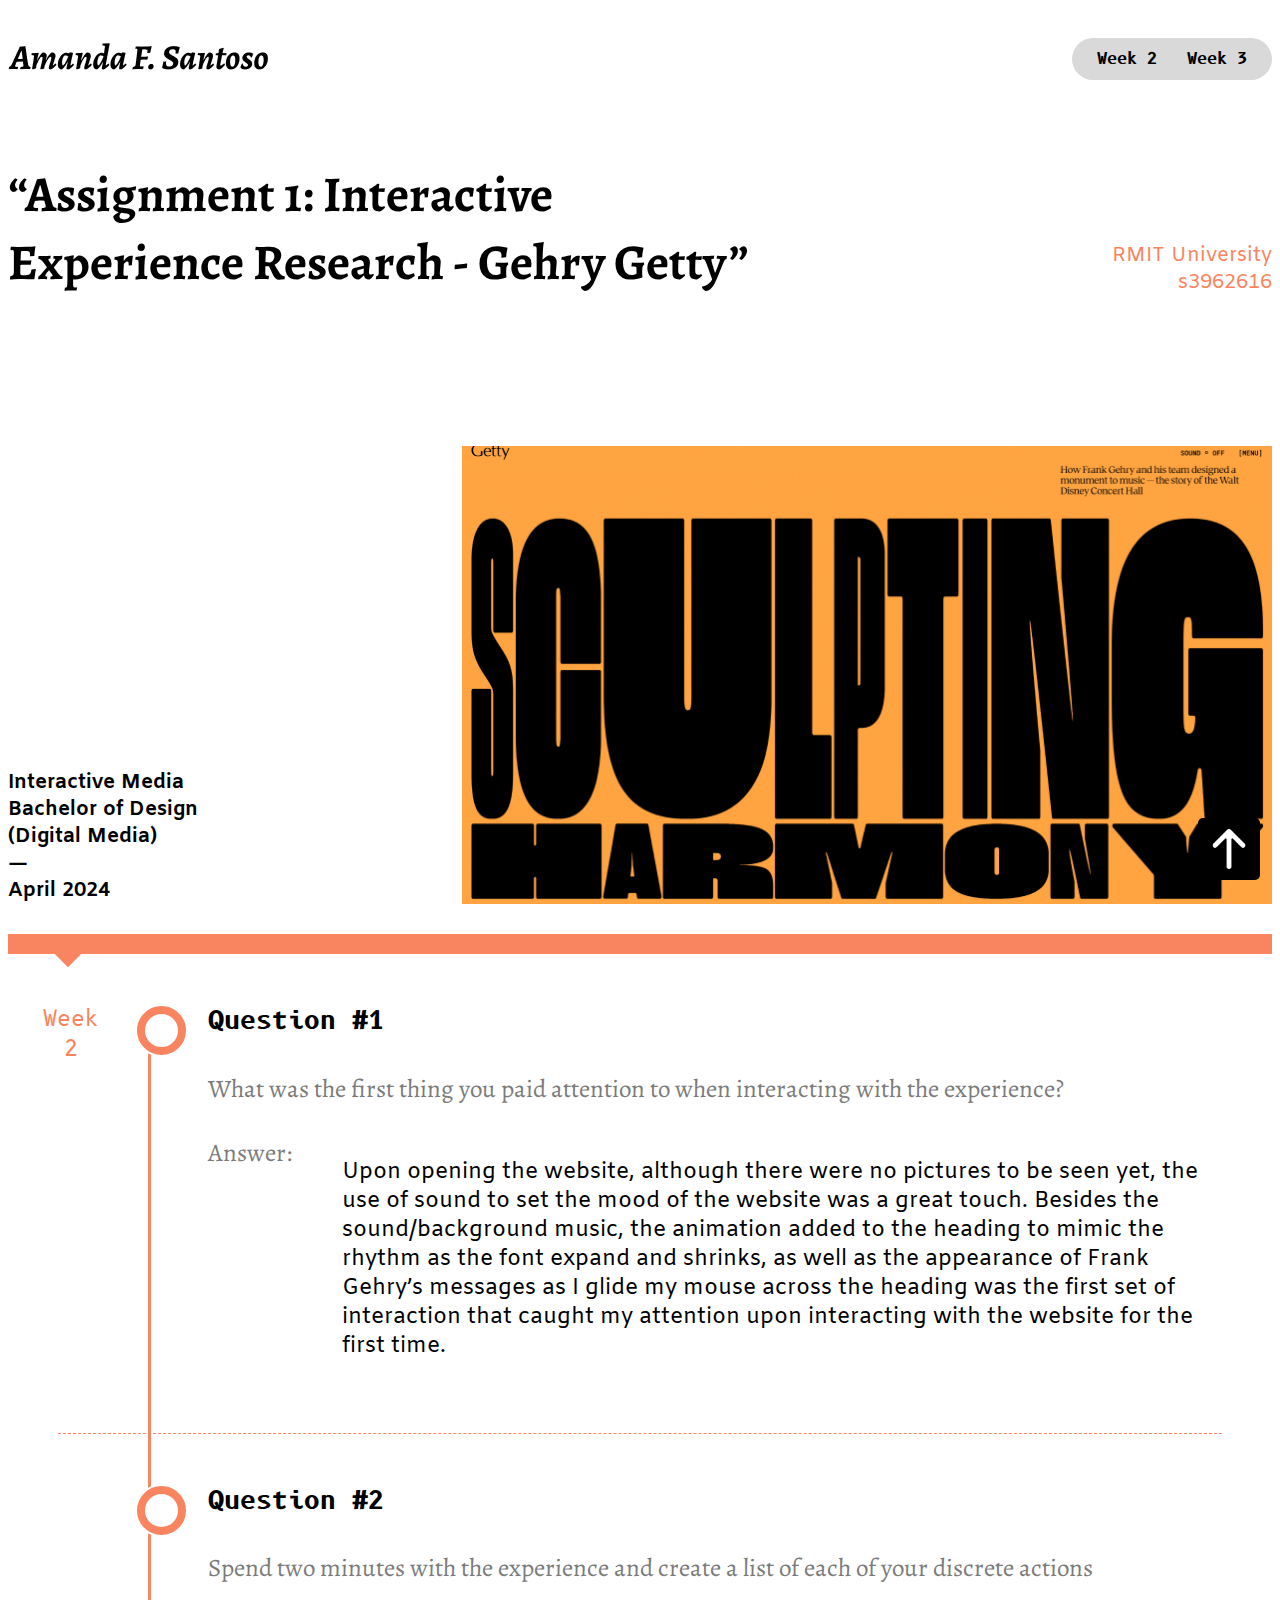
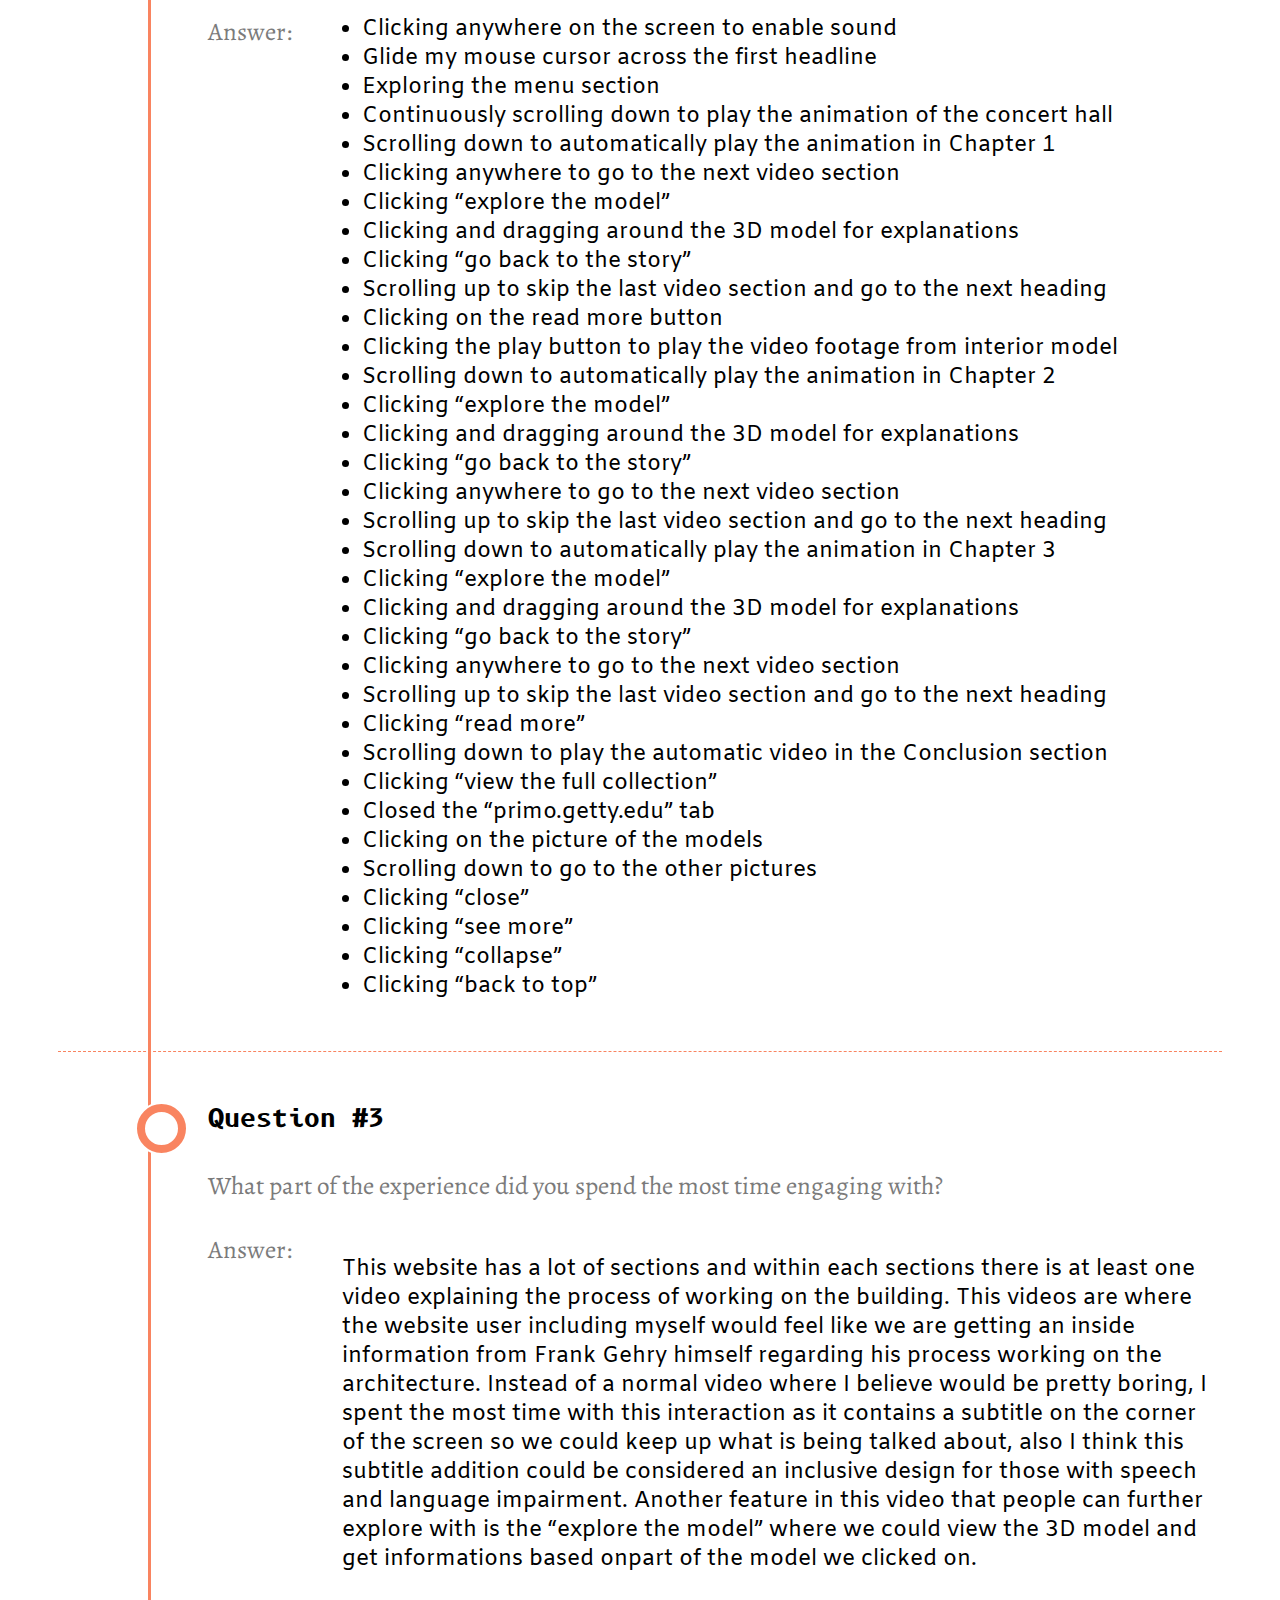
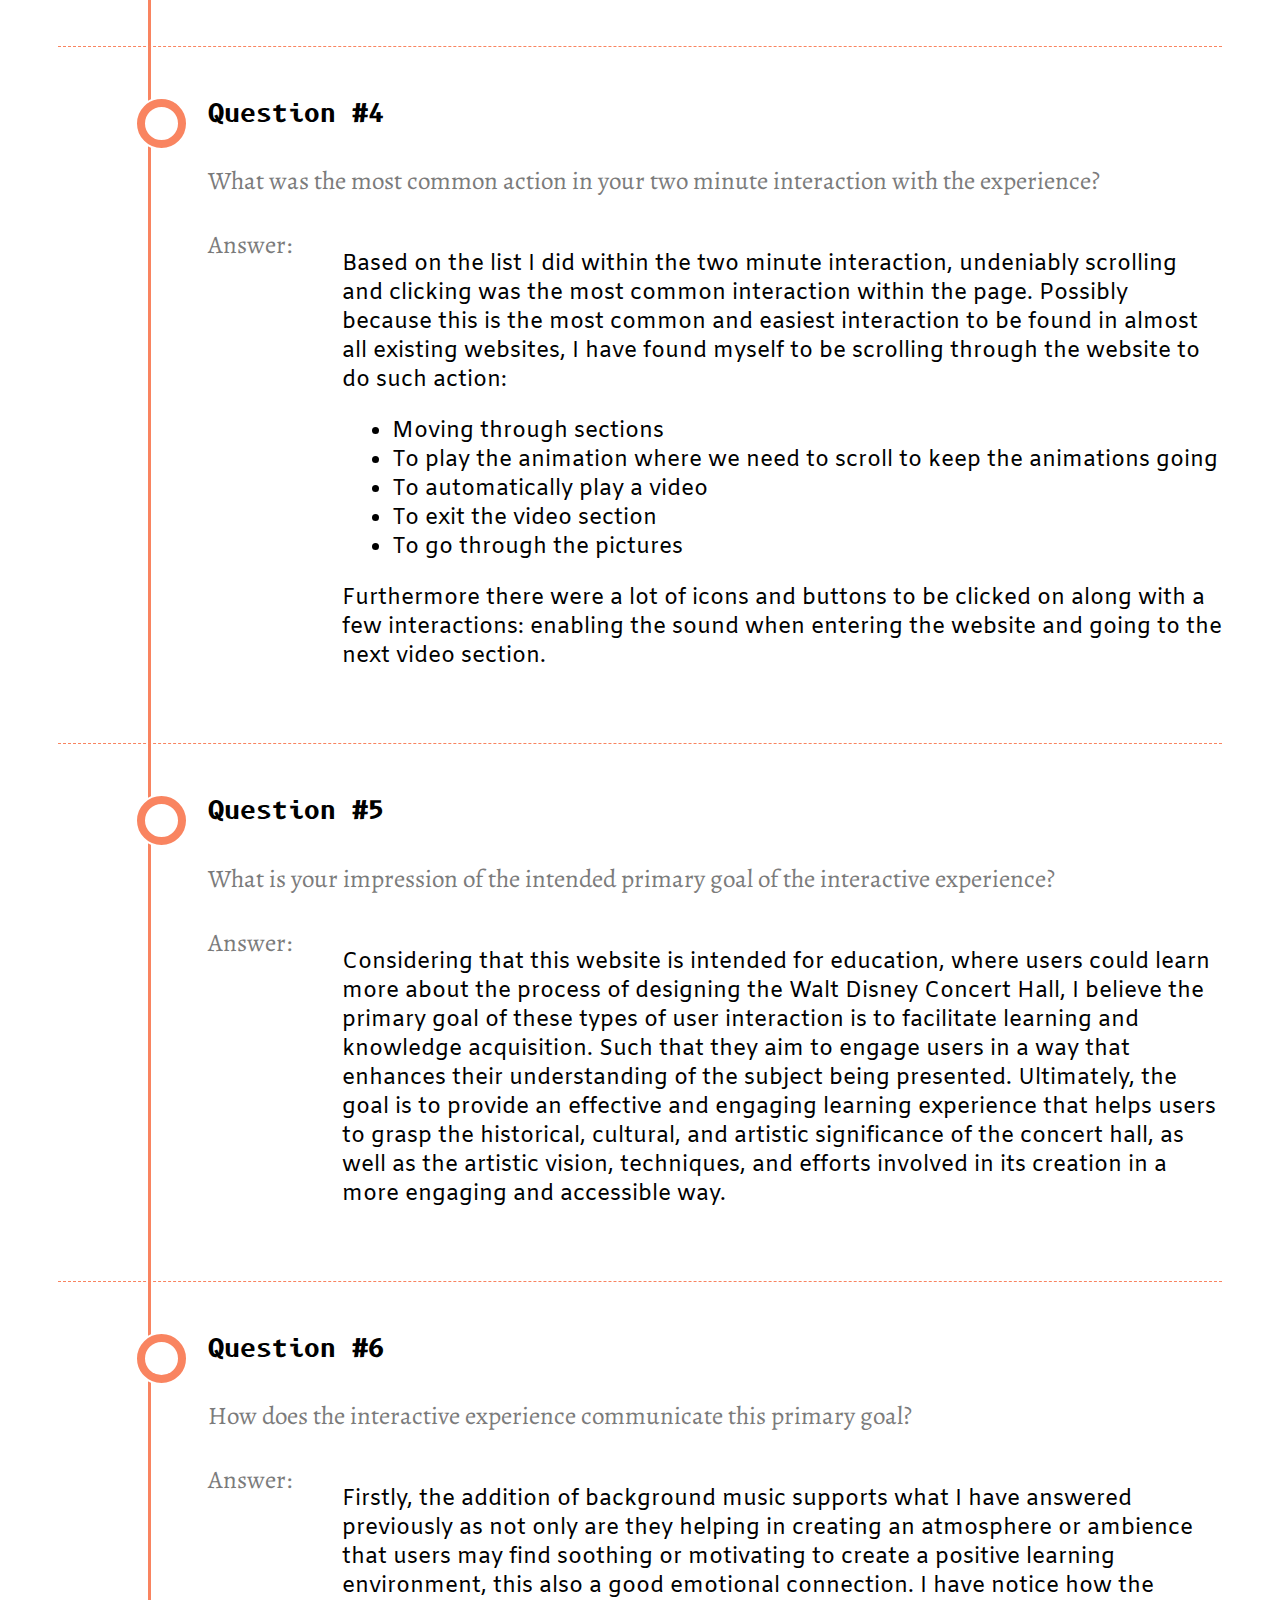
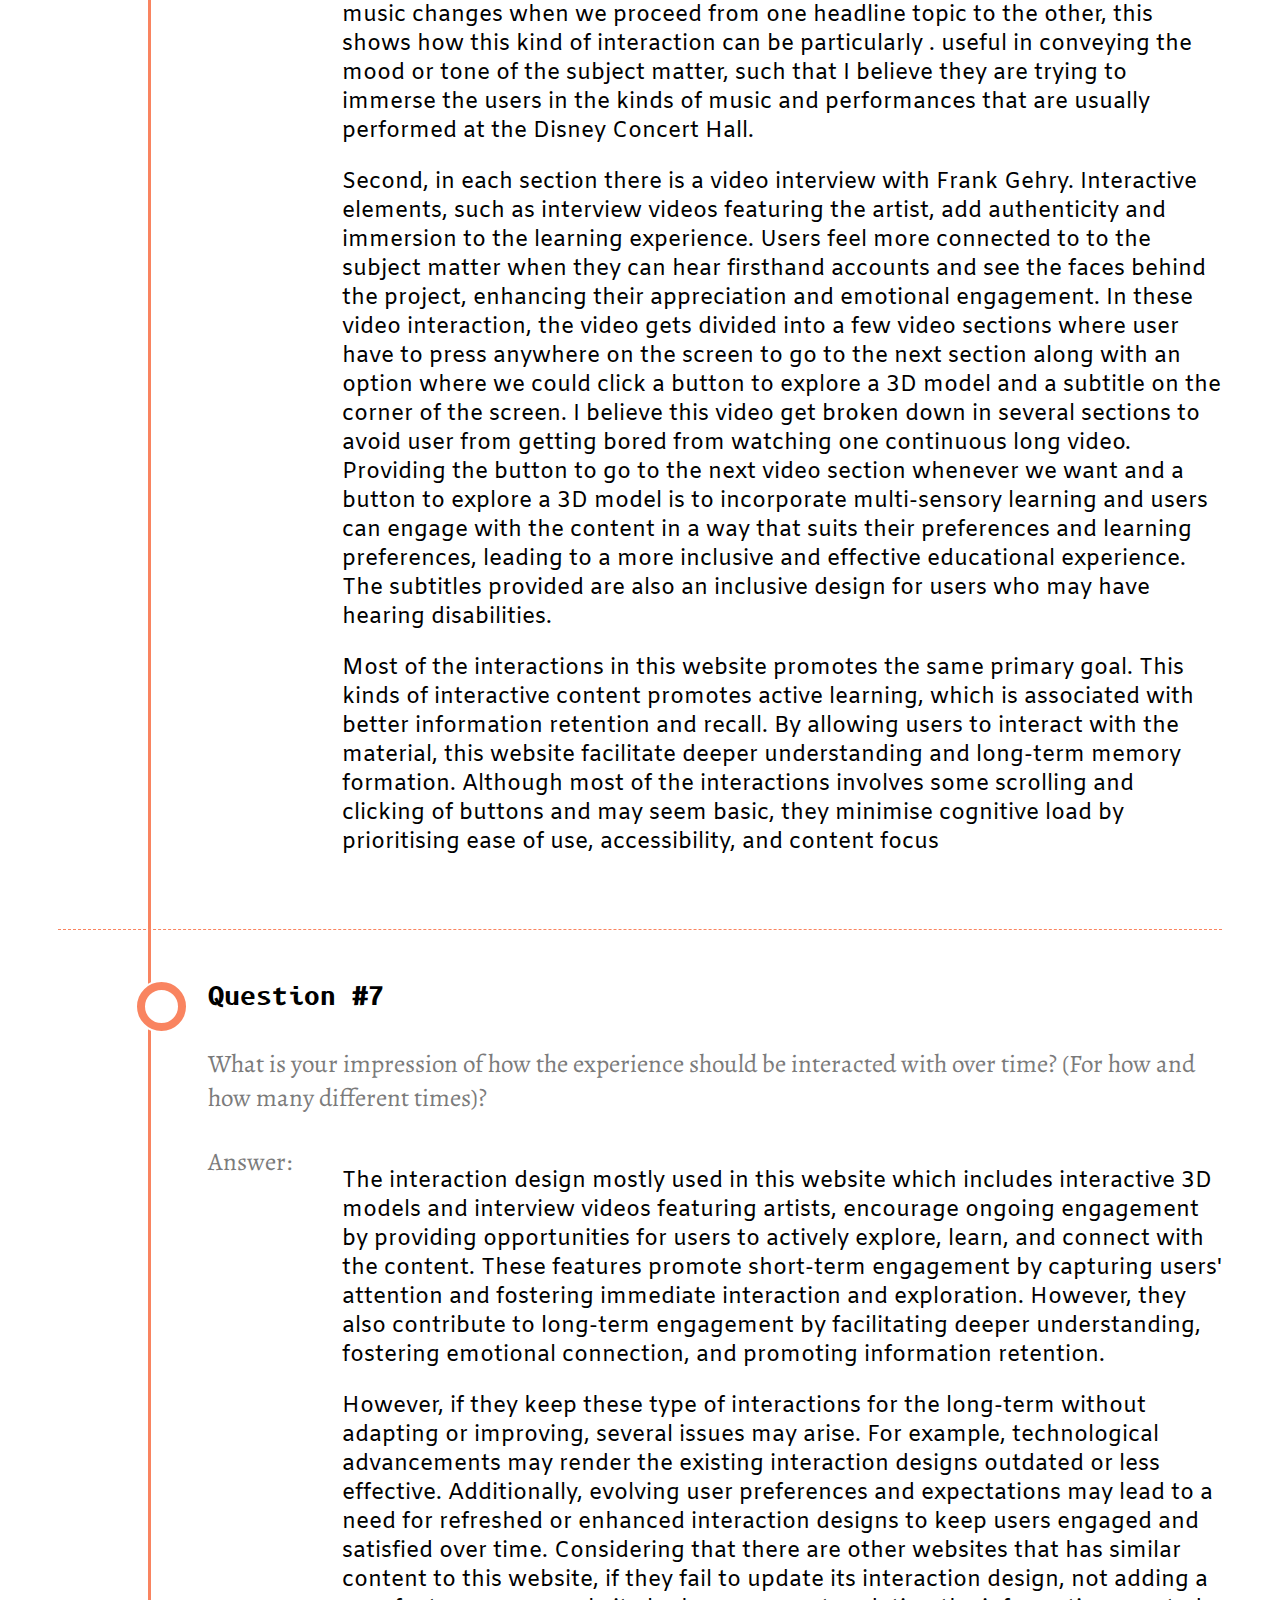
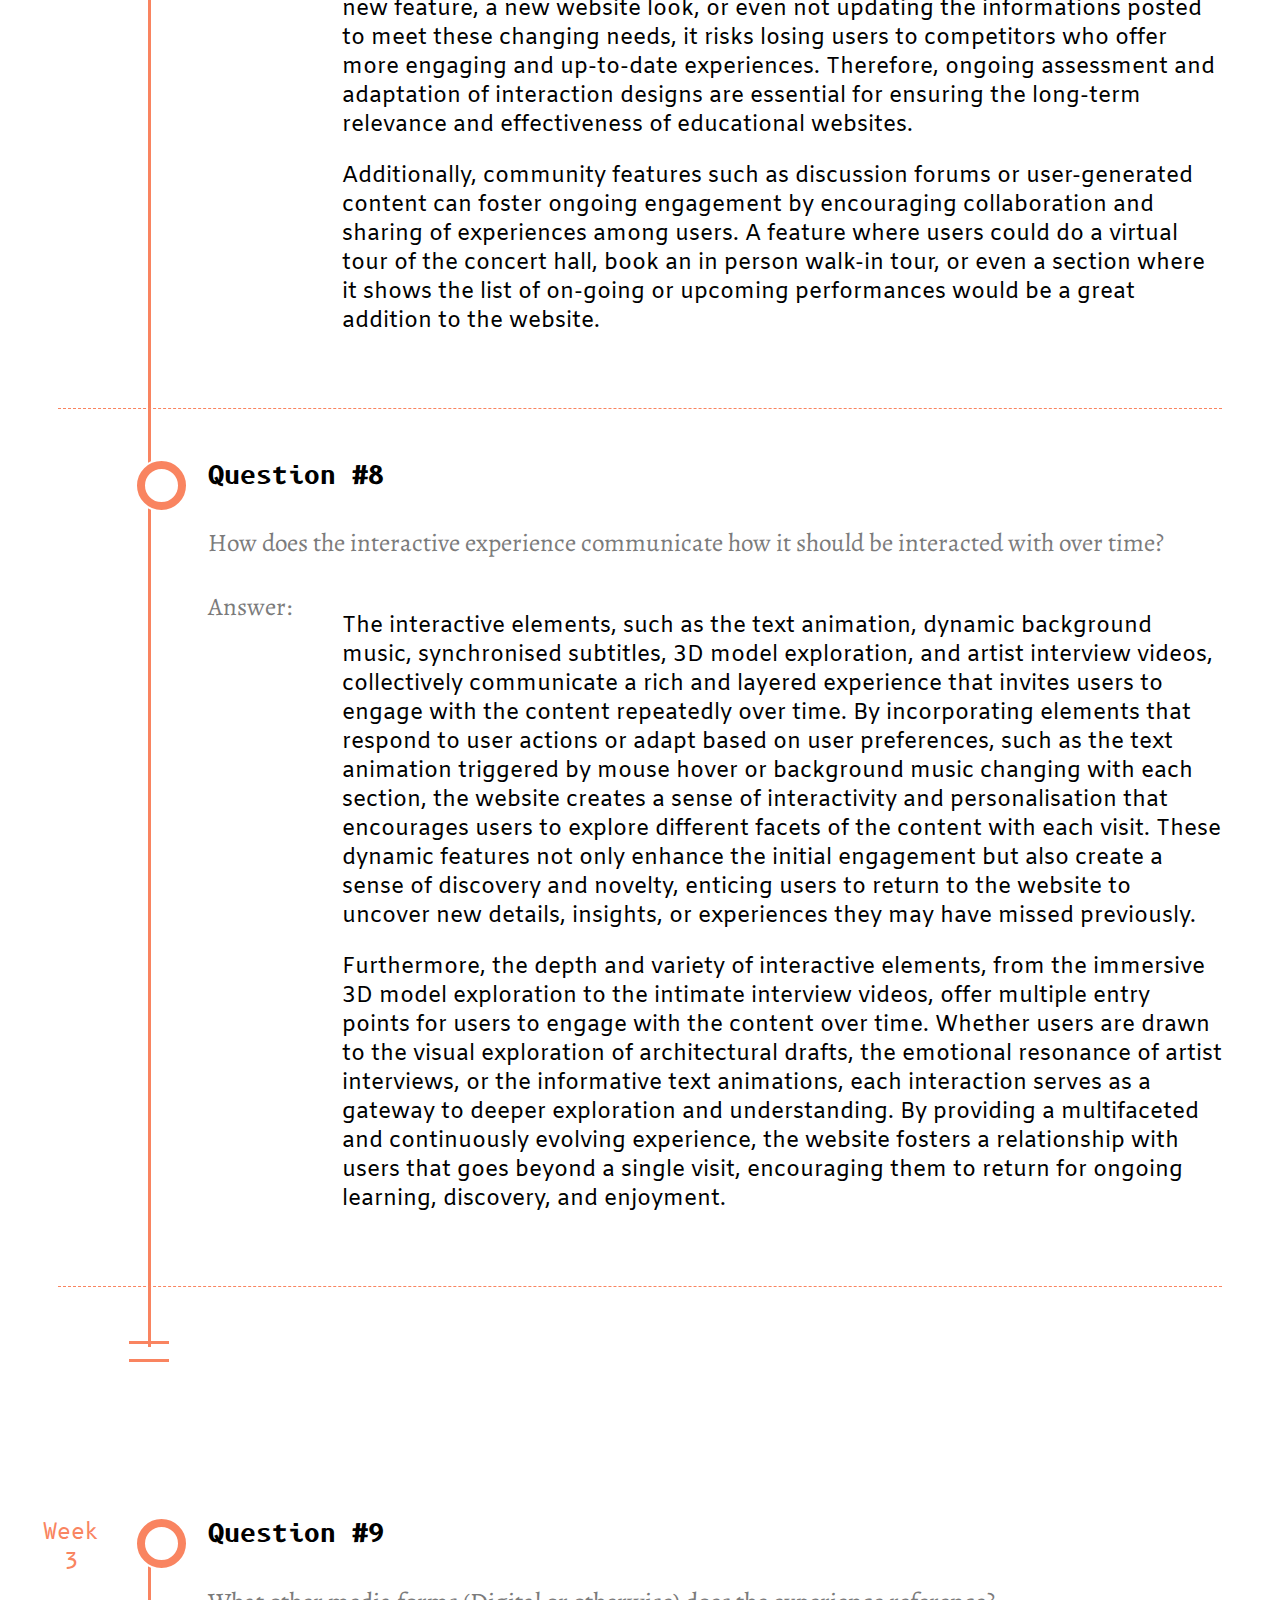
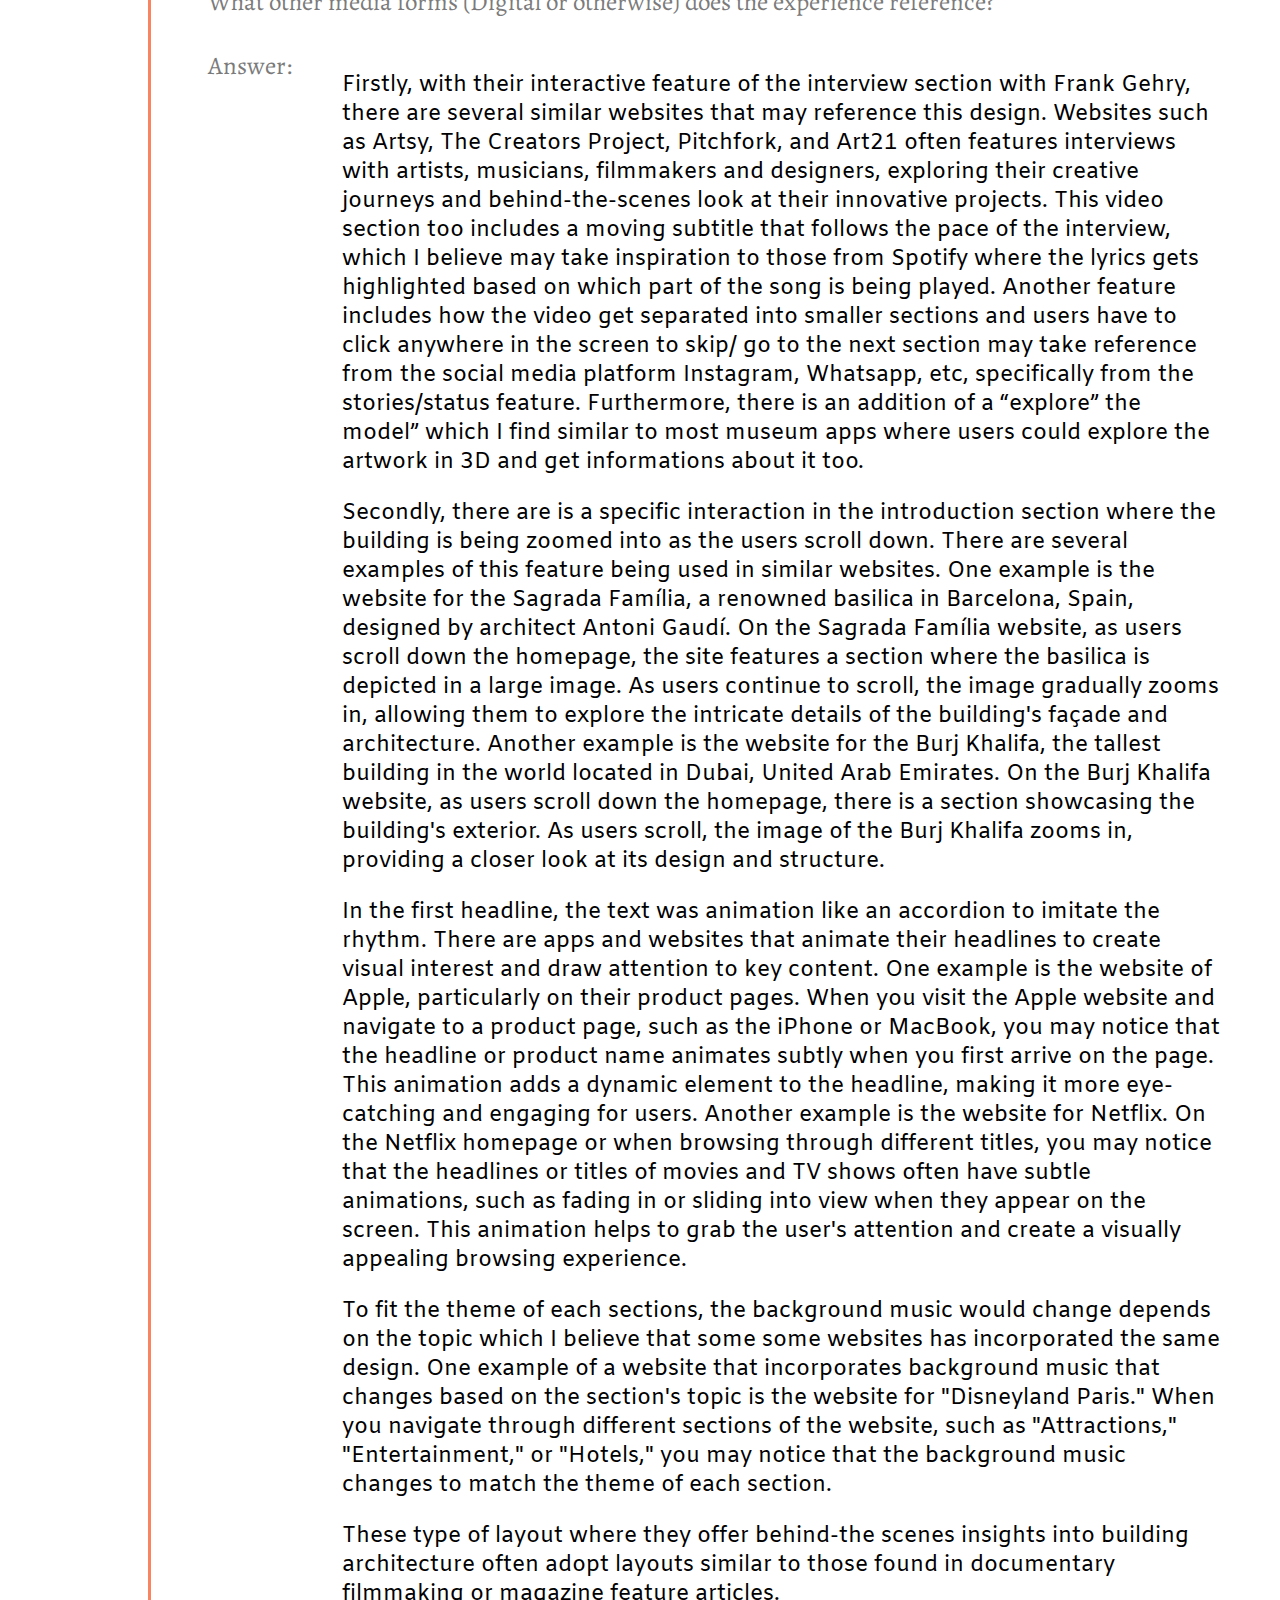
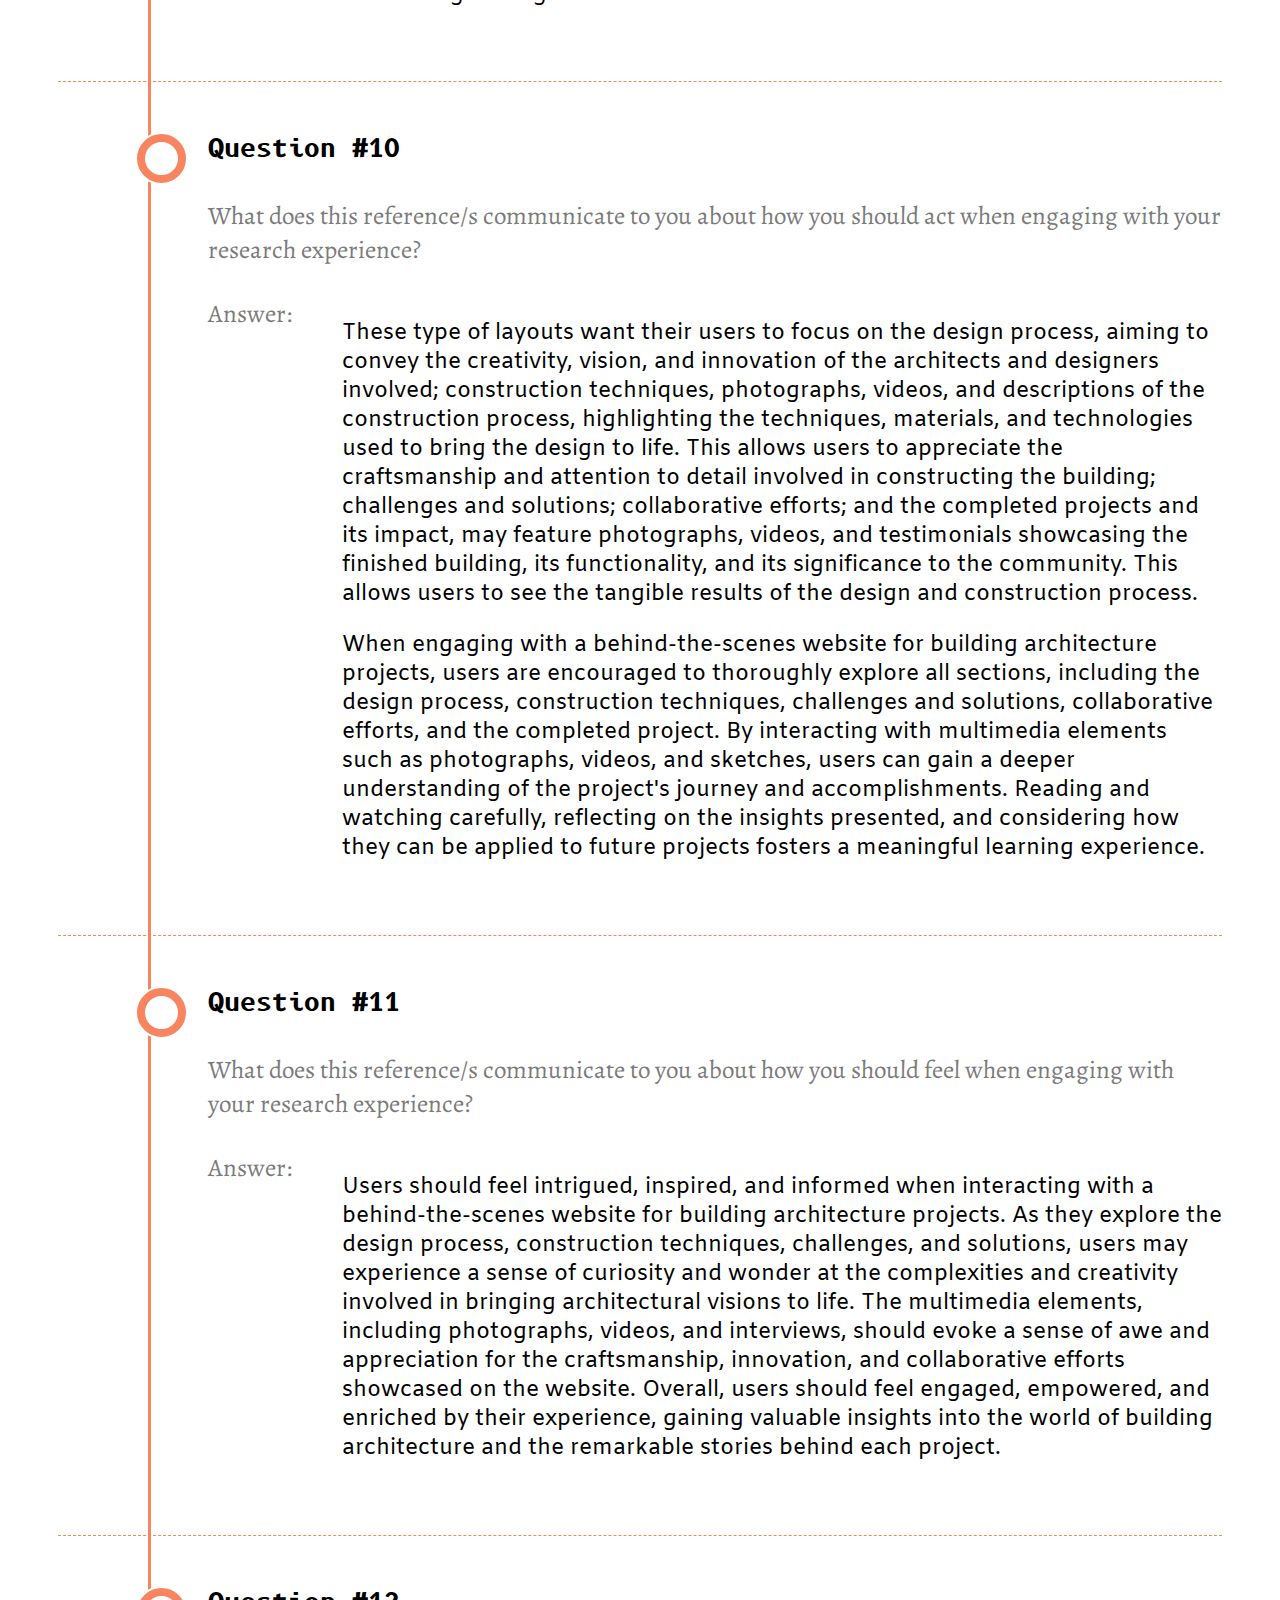
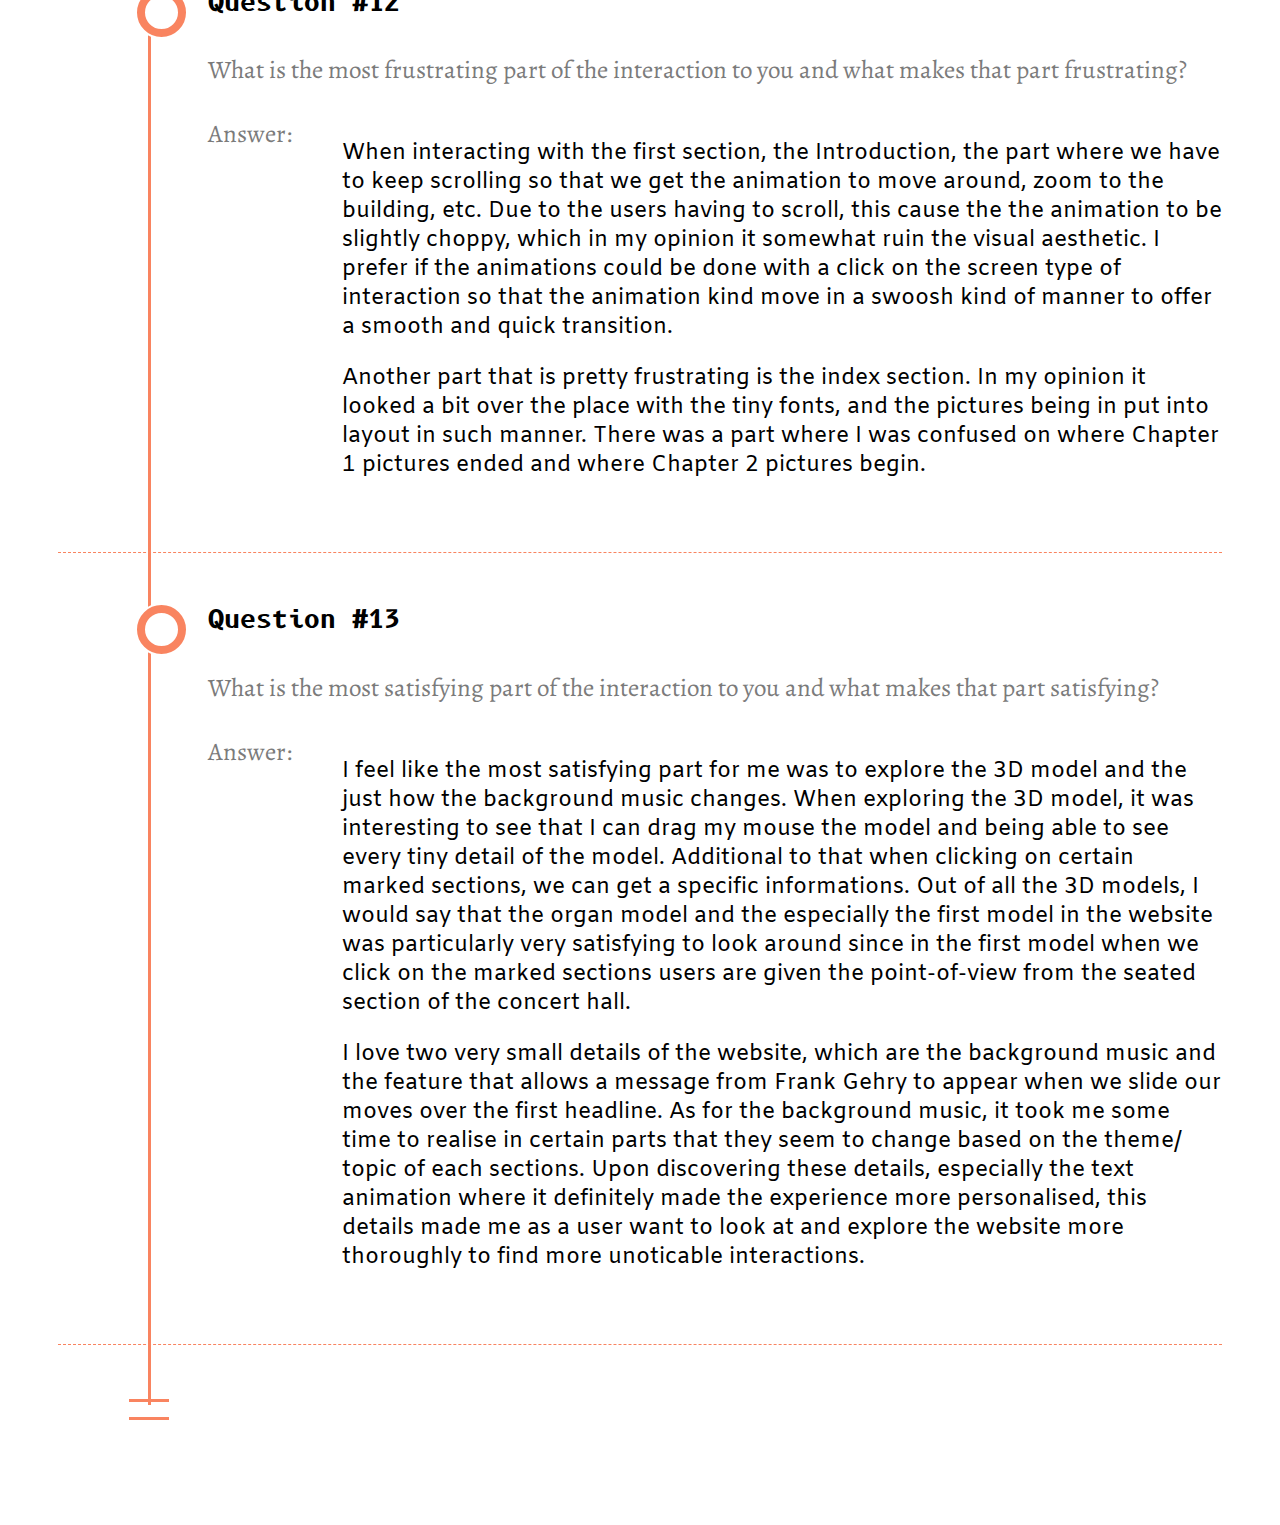
<file: Assignment 1/index.html>
<!DOCTYPE html>
<html class="no-js" lang="">
  <head>
    <meta charset="utf-8" />
    <meta http-equiv="x-ua-compatible" content="ie=edge" />
    <title>Site Title Here</title>
    <meta name="description" content="" />
    <meta name="viewport" content="width=device-width, initial-scale=1" />
    <meta content="This is a awesome website" name="description" />
    <meta content="This is a awesome website" property="twitter:description" />
    <meta content="This is a awesome website" property="og:description" />
    <meta content="Add title or heading" property="og:title" />
    <meta content="Add title or heading " property="twitter:title" />
    <meta property="og:type" content="website" />
    <meta content="summary_large_image" name="twitter:card" />
    <meta content="assets/img/seothumb.png" property="og:image" />
    <meta content="assets/img/seothumb.png" property="twitter:image" />
    <link rel="shortcut icon" type="image/x-icon" href="favicon.ico" />

    <!-- CSS here -->
    <link rel="stylesheet" href="assets/css/style.css" />
  </head>
  <body>
    <!-- header-area START -->
    <header class="header-area" id="top">
      <div class="container">
        <div class="row align-items-center">
          <div class="col-lg-12">
            <div class="header-wrap">
              <div class="logo-area">
                <a href="index.html"
                  ><img src="assets/img/logo.png" alt=""
                /></a>
              </div>
              <nav class="menu-area">
                <ul>
                  <li>
                    <a href="#">Week 2</a>
                    <ul>
                      <li><a href="#q1">Question 1</a></li>
                      <li><a href="#q2">Question 2</a></li>
                      <li><a href="#q3">Question 3</a></li>
                      <li><a href="#q4">Question 4</a></li>
                      <li><a href="#q5">Question 5</a></li>
                      <li><a href="#q6">Question 6</a></li>
                      <li><a href="#q7">Question 7</a></li>
                      <li><a href="#q8">Question 8</a></li>
                    </ul>
                  </li>
                  <li>
                    <a href="#">Week 3</a>
                    <ul>
                      <li><a href="#q9">Question 9</a></li>
                      <li><a href="#q10">Question 10</a></li>
                      <li><a href="#q11">Question 11</a></li>
                      <li><a href="#q12">Question 12</a></li>
                      <li><a href="#q13">Question 13</a></li>
                    </ul>
                  </li>
                </ul>
              </nav>
            </div>
          </div>
        </div>
      </div>
    </header>
    <!-- header-area END -->

    <!-- main START -->
    <main>
      <!-- Hero-area START -->
      <section class="hero-area">
        <div class="container">
          <div class="row">
            <div class="col-lg-12">
              <div class="hero-heading">
                <h3>
                  “Assignment 1: Interactive Experience Research - Gehry Getty”
                </h3>
                <p>RMIT University s3962616</p>
              </div>
            </div>
            <div class="col-lg-12">
              <div class="hero-bottom-imgs">
                <p>
                  Interactive Media Bachelor of Design (Digital Media)
                  <br />— <br />
                  April 2024
                </p>
                <img src="assets/img/banner.png" alt="" />
              </div>
            </div>
          </div>
        </div>
      </section>
      <!-- Hero-area END -->

      <!-- Questions-area STARTED -->
      <section class="question-area">
        <div class="container">
          <div class="row">
            <div class="col-lg-12">
              <div class="top_indicators"></div>
              <div class="que-wrap">
                <span class="weeks">Week 2</span>
                <div class="que-blk" id="q1">
                  <h4>Question #1</h4>
                  <p>
                    What was the first thing you paid attention to when
                    interacting with the experience?
                  </p>
                  <div class="que-inner-wrap">
                    <span>Answer:</span>
                    <div>
                      <p>
                        Upon opening the website, although there were no
                        pictures to be seen yet, the use of sound to set the
                        mood of the website was a great touch. Besides the
                        sound/background music, the animation added to the
                        heading to mimic the rhythm as the font expand and
                        shrinks, as well as the appearance of Frank Gehry’s
                        messages as I glide my mouse across the heading was the
                        first set of interaction that caught my attention upon
                        interacting with the website for the first time.
                      </p>
                    </div>
                  </div>
                </div>
                <div class="que-blk" id="q2">
                  <h4>Question #2</h4>
                  <p>
                    Spend two minutes with the experience and create a list of
                    each of your discrete actions
                  </p>
                  <div class="que-inner-wrap">
                    <span>Answer:</span>
                    <div>
                      <ul>
                        <li>Clicking anywhere on the screen to enable sound</li>
                        <li>Glide my mouse cursor across the first headline</li>
                        <li>Exploring the menu section</li>
                        <li>
                          Continuously scrolling down to play the animation of
                          the concert hall
                        </li>
                        <li>
                          Scrolling down to automatically play the animation in
                          Chapter 1
                        </li>
                        <li>
                          Clicking anywhere to go to the next video section
                        </li>
                        <li>Clicking “explore the model”</li>
                        <li>
                          Clicking and dragging around the 3D model for
                          explanations
                        </li>
                        <li>Clicking “go back to the story”</li>
                        <li>
                          Scrolling up to skip the last video section and go to
                          the next heading
                        </li>
                        <li>Clicking on the read more button</li>
                        <li>
                          Clicking the play button to play the video footage
                          from interior model
                        </li>
                        <li>
                          Scrolling down to automatically play the animation in
                          Chapter 2
                        </li>
                        <li>Clicking “explore the model”</li>
                        <li>
                          Clicking and dragging around the 3D model for
                          explanations
                        </li>
                        <li>Clicking “go back to the story”</li>
                        <li>
                          Clicking anywhere to go to the next video section
                        </li>
                        <li>
                          Scrolling up to skip the last video section and go to
                          the next heading
                        </li>
                        <li>
                          Scrolling down to automatically play the animation in
                          Chapter 3
                        </li>
                        <li>Clicking “explore the model”</li>
                        <li>
                          Clicking and dragging around the 3D model for
                          explanations
                        </li>
                        <li>Clicking “go back to the story”</li>
                        <li>
                          Clicking anywhere to go to the next video section
                        </li>
                        <li>
                          Scrolling up to skip the last video section and go to
                          the next heading
                        </li>
                        <li>Clicking “read more”</li>
                        <li>
                          Scrolling down to play the automatic video in the
                          Conclusion section
                        </li>
                        <li>Clicking “view the full collection”</li>
                        <li>Closed the “primo.getty.edu” tab</li>
                        <li>Clicking on the picture of the models</li>
                        <li>Scrolling down to go to the other pictures</li>
                        <li>Clicking “close”</li>
                        <li>Clicking “see more”</li>
                        <li>Clicking “collapse”</li>
                        <li>Clicking “back to top”</li>
                      </ul>
                    </div>
                  </div>
                </div>
                <div class="que-blk" id="q3">
                  <h4>Question #3</h4>
                  <p>
                    What part of the experience did you spend the most time
                    engaging with?
                  </p>
                  <div class="que-inner-wrap">
                    <span>Answer:</span>
                    <div>
                      <p>
                        This website has a lot of sections and within each
                        sections there is at least one video explaining the
                        process of working on the building. This videos are
                        where the website user including myself would feel like
                        we are getting an inside information from Frank Gehry
                        himself regarding his process working on the
                        architecture. Instead of a normal video where I believe
                        would be pretty boring, I spent the most time with this
                        interaction as it contains a subtitle on the corner of
                        the screen so we could keep up what is being talked
                        about, also I think this subtitle addition could be
                        considered an inclusive design for those with speech and
                        language impairment. Another feature in this video that
                        people can further explore with is the “explore the
                        model” where we could view the 3D model and get
                        informations based onpart of the model we clicked on.
                      </p>
                    </div>
                  </div>
                </div>
                <div class="que-blk" id="q4">
                  <h4>Question #4</h4>
                  <p>
                    What was the most common action in your two minute
                    interaction with the experience?
                  </p>
                  <div class="que-inner-wrap">
                    <span>Answer:</span>
                    <div>
                      <p>
                        Based on the list I did within the two minute
                        interaction, undeniably scrolling and clicking was the
                        most common interaction within the page. Possibly
                        because this is the most common and easiest interaction
                        to be found in almost all existing websites, I have
                        found myself to be scrolling through the website to do
                        such action:
                      </p>
                      <ul>
                        <li>Moving through sections</li>
                        <li>
                          To play the animation where we need to scroll to keep
                          the animations going
                        </li>
                        <li>To automatically play a video</li>
                        <li>To exit the video section</li>
                        <li>To go through the pictures</li>
                      </ul>
                      <p>
                        Furthermore there were a lot of icons and buttons to be
                        clicked on along with a few interactions: enabling the
                        sound when entering the website and going to the next
                        video section.
                      </p>
                    </div>
                  </div>
                </div>
                <div class="que-blk" id="q5">
                  <h4>Question #5</h4>
                  <p>
                    What is your impression of the intended primary goal of the
                    interactive experience?
                  </p>
                  <div class="que-inner-wrap">
                    <span>Answer:</span>
                    <div>
                      <p>
                        Considering that this website is intended for education,
                        where users could learn more about the process of
                        designing the Walt Disney Concert Hall, I believe the
                        primary goal of these types of user interaction is to
                        facilitate learning and knowledge acquisition. Such that
                        they aim to engage users in a way that enhances their
                        understanding of the subject being presented.
                        Ultimately, the goal is to provide an effective and
                        engaging learning experience that helps users to grasp
                        the historical, cultural, and artistic significance of
                        the concert hall, as well as the artistic vision,
                        techniques, and efforts involved in its creation in a
                        more engaging and accessible way.
                      </p>
                    </div>
                  </div>
                </div>
                <div class="que-blk" id="q6">
                  <h4>Question #6</h4>
                  <p>
                    How does the interactive experience communicate this primary
                    goal?
                  </p>
                  <div class="que-inner-wrap">
                    <span>Answer:</span>
                    <div>
                      <p>
                        Firstly, the addition of background music supports what
                        I have answered previously as not only are they helping
                        in creating an atmosphere or ambience that users may
                        find soothing or motivating to create a positive
                        learning environment, this also a good emotional
                        connection. I have notice how the music changes when we
                        proceed from one headline topic to the other, this shows
                        how this kind of interaction can be particularly .
                        useful in conveying the mood or tone of the subject
                        matter, such that I believe they are trying to immerse
                        the users in the kinds of music and performances that
                        are usually performed at the Disney Concert Hall.
                      </p>
                      <p>
                        Second, in each section there is a video interview with
                        Frank Gehry. Interactive elements, such as interview
                        videos featuring the artist, add authenticity and
                        immersion to the learning experience. Users feel more
                        connected to to the subject matter when they can hear
                        firsthand accounts and see the faces behind the project,
                        enhancing their appreciation and emotional engagement.
                        In these video interaction, the video gets divided into
                        a few video sections where user have to press anywhere
                        on the screen to go to the next section along with an
                        option where we could click a button to explore a 3D
                        model and a subtitle on the corner of the screen. I
                        believe this video get broken down in several sections
                        to avoid user from getting bored from watching one
                        continuous long video. Providing the button to go to the
                        next video section whenever we want and a button to
                        explore a 3D model is to incorporate multi-sensory
                        learning and users can engage with the content in a way
                        that suits their preferences and learning preferences,
                        leading to a more inclusive and effective educational
                        experience. The subtitles provided are also an inclusive
                        design for users who may have hearing disabilities.
                      </p>
                      <p>
                        Most of the interactions in this website promotes the
                        same primary goal. This kinds of interactive content
                        promotes active learning, which is associated with
                        better information retention and recall. By allowing
                        users to interact with the material, this website
                        facilitate deeper understanding and long-term memory
                        formation. Although most of the interactions involves
                        some scrolling and clicking of buttons and may seem
                        basic, they minimise cognitive load by prioritising ease
                        of use, accessibility, and content focus
                      </p>
                    </div>
                  </div>
                </div>
                <div class="que-blk" id="q7">
                  <h4>Question #7</h4>
                  <p>
                    What is your impression of how the experience should be
                    interacted with over time? (For how and how many different
                    times)?
                  </p>
                  <div class="que-inner-wrap">
                    <span>Answer:</span>
                    <div>
                      <p>
                        The interaction design mostly used in this website which
                        includes interactive 3D models and interview videos
                        featuring artists, encourage ongoing engagement by
                        providing opportunities for users to actively explore,
                        learn, and connect with the content. These features
                        promote short-term engagement by capturing users'
                        attention and fostering immediate interaction and
                        exploration. However, they also contribute to long-term
                        engagement by facilitating deeper understanding,
                        fostering emotional connection, and promoting
                        information retention.
                      </p>
                      <p>
                        However, if they keep these type of interactions for the
                        long-term without adapting or improving, several issues
                        may arise. For example, technological advancements may
                        render the existing interaction designs outdated or less
                        effective. Additionally, evolving user preferences and
                        expectations may lead to a need for refreshed or
                        enhanced interaction designs to keep users engaged and
                        satisfied over time. Considering that there are other
                        websites that has similar content to this website, if
                        they fail to update its interaction design, not adding a
                        new feature, a new website look, or even not updating
                        the informations posted to meet these changing needs, it
                        risks losing users to competitors who offer more
                        engaging and up-to-date experiences. Therefore, ongoing
                        assessment and adaptation of interaction designs are
                        essential for ensuring the long-term relevance and
                        effectiveness of educational websites.
                      </p>
                      <p>
                        Additionally, community features such as discussion
                        forums or user-generated content can foster ongoing
                        engagement by encouraging collaboration and sharing of
                        experiences among users. A feature where users could do
                        a virtual tour of the concert hall, book an in person
                        walk-in tour, or even a section where it shows the list
                        of on-going or upcoming performances would be a great
                        addition to the website.
                      </p>
                    </div>
                  </div>
                </div>
                <div class="que-blk" id="q8">
                  <h4>Question #8</h4>
                  <p>
                    How does the interactive experience communicate how it
                    should be interacted with over time?
                  </p>
                  <div class="que-inner-wrap">
                    <span>Answer:</span>
                    <div>
                      <p>
                        The interactive elements, such as the text animation,
                        dynamic background music, synchronised subtitles, 3D
                        model exploration, and artist interview videos,
                        collectively communicate a rich and layered experience
                        that invites users to engage with the content repeatedly
                        over time. By incorporating elements that respond to
                        user actions or adapt based on user preferences, such as
                        the text animation triggered by mouse hover or
                        background music changing with each section, the website
                        creates a sense of interactivity and personalisation
                        that encourages users to explore different facets of the
                        content with each visit. These dynamic features not only
                        enhance the initial engagement but also create a sense
                        of discovery and novelty, enticing users to return to
                        the website to uncover new details, insights, or
                        experiences they may have missed previously.
                      </p>
                      <p>
                        Furthermore, the depth and variety of interactive
                        elements, from the immersive 3D model exploration to the
                        intimate interview videos, offer multiple entry points
                        for users to engage with the content over time. Whether
                        users are drawn to the visual exploration of
                        architectural drafts, the emotional resonance of artist
                        interviews, or the informative text animations, each
                        interaction serves as a gateway to deeper exploration
                        and understanding. By providing a multifaceted and
                        continuously evolving experience, the website fosters a
                        relationship with users that goes beyond a single visit,
                        encouraging them to return for ongoing learning,
                        discovery, and enjoyment.
                      </p>
                    </div>
                  </div>
                </div>
              </div>
              <div class="que-wrap">
                <span class="weeks">Week 3</span>
                <div class="que-blk" id="q9">
                  <h4>Question #9</h4>
                  <p>
                    What other media forms (Digital or otherwise) does the
                    experience reference?
                  </p>
                  <div class="que-inner-wrap">
                    <span>Answer:</span>
                    <div>
                      <p>
                        Firstly, with their interactive feature of the interview
                        section with Frank Gehry, there are several similar
                        websites that may reference this design. Websites such
                        as Artsy, The Creators Project, Pitchfork, and Art21
                        often features interviews with artists, musicians,
                        filmmakers and designers, exploring their creative
                        journeys and behind-the-scenes look at their innovative
                        projects. This video section too includes a moving
                        subtitle that follows the pace of the interview, which I
                        believe may take inspiration to those from Spotify where
                        the lyrics gets highlighted based on which part of the
                        song is being played. Another feature includes how the
                        video get separated into smaller sections and users have
                        to click anywhere in the screen to skip/ go to the next
                        section may take reference from the social media
                        platform Instagram, Whatsapp, etc, specifically from the
                        stories/status feature. Furthermore, there is an
                        addition of a “explore” the model” which I find similar
                        to most museum apps where users could explore the
                        artwork in 3D and get informations about it too.
                      </p>
                      <p>
                        Secondly, there are is a specific interaction in the
                        introduction section where the building is being zoomed
                        into as the users scroll down. There are several
                        examples of this feature being used in similar websites.
                        One example is the website for the Sagrada Família, a
                        renowned basilica in Barcelona, Spain, designed by
                        architect Antoni Gaudí. On the Sagrada Família website,
                        as users scroll down the homepage, the site features a
                        section where the basilica is depicted in a large image.
                        As users continue to scroll, the image gradually zooms
                        in, allowing them to explore the intricate details of
                        the building's façade and architecture. Another example
                        is the website for the Burj Khalifa, the tallest
                        building in the world located in Dubai, United Arab
                        Emirates. On the Burj Khalifa website, as users scroll
                        down the homepage, there is a section showcasing the
                        building's exterior. As users scroll, the image of the
                        Burj Khalifa zooms in, providing a closer look at its
                        design and structure.
                      </p>
                      <p>
                        In the first headline, the text was animation like an
                        accordion to imitate the rhythm. There are apps and
                        websites that animate their headlines to create visual
                        interest and draw attention to key content. One example
                        is the website of Apple, particularly on their product
                        pages. When you visit the Apple website and navigate to
                        a product page, such as the iPhone or MacBook, you may
                        notice that the headline or product name animates subtly
                        when you first arrive on the page. This animation adds a
                        dynamic element to the headline, making it more
                        eye-catching and engaging for users. Another example is
                        the website for Netflix. On the Netflix homepage or when
                        browsing through different titles, you may notice that
                        the headlines or titles of movies and TV shows often
                        have subtle animations, such as fading in or sliding
                        into view when they appear on the screen. This animation
                        helps to grab the user's attention and create a visually
                        appealing browsing experience.
                      </p>
                      <p>
                        To fit the theme of each sections, the background music
                        would change depends on the topic which I believe that
                        some some websites has incorporated the same design. One
                        example of a website that incorporates background music
                        that changes based on the section's topic is the website
                        for "Disneyland Paris." When you navigate through
                        different sections of the website, such as
                        "Attractions," "Entertainment," or "Hotels," you may
                        notice that the background music changes to match the
                        theme of each section.
                      </p>
                      <p>
                        These type of layout where they offer behind-the scenes
                        insights into building architecture often adopt layouts
                        similar to those found in documentary filmmaking or
                        magazine feature articles.
                      </p>
                    </div>
                  </div>
                </div>
                <div class="que-blk" id="q10">
                  <h4>Question #10</h4>
                  <p>
                    What does this reference/s communicate to you about how you
                    should act when engaging with your research experience?
                  </p>
                  <div class="que-inner-wrap">
                    <span>Answer:</span>
                    <div>
                      <p>
                        These type of layouts want their users to focus on the
                        design process, aiming to convey the creativity, vision,
                        and innovation of the architects and designers involved;
                        construction techniques, photographs, videos, and
                        descriptions of the construction process, highlighting
                        the techniques, materials, and technologies used to
                        bring the design to life. This allows users to
                        appreciate the craftsmanship and attention to detail
                        involved in constructing the building; challenges and
                        solutions; collaborative efforts; and the completed
                        projects and its impact, may feature photographs,
                        videos, and testimonials showcasing the finished
                        building, its functionality, and its significance to the
                        community. This allows users to see the tangible results
                        of the design and construction process.
                      </p>
                      <p>
                        When engaging with a behind-the-scenes website for
                        building architecture projects, users are encouraged to
                        thoroughly explore all sections, including the design
                        process, construction techniques, challenges and
                        solutions, collaborative efforts, and the completed
                        project. By interacting with multimedia elements such as
                        photographs, videos, and sketches, users can gain a
                        deeper understanding of the project's journey and
                        accomplishments. Reading and watching carefully,
                        reflecting on the insights presented, and considering
                        how they can be applied to future projects fosters a
                        meaningful learning experience.
                      </p>
                    </div>
                  </div>
                </div>
                <div class="que-blk" id="q11">
                  <h4>Question #11</h4>
                  <p>
                    What does this reference/s communicate to you about how you
                    should feel when engaging with your research experience?
                  </p>
                  <div class="que-inner-wrap">
                    <span>Answer:</span>
                    <div>
                      <p>
                        Users should feel intrigued, inspired, and informed when
                        interacting with a behind-the-scenes website for
                        building architecture projects. As they explore the
                        design process, construction techniques, challenges, and
                        solutions, users may experience a sense of curiosity and
                        wonder at the complexities and creativity involved in
                        bringing architectural visions to life. The multimedia
                        elements, including photographs, videos, and interviews,
                        should evoke a sense of awe and appreciation for the
                        craftsmanship, innovation, and collaborative efforts
                        showcased on the website. Overall, users should feel
                        engaged, empowered, and enriched by their experience,
                        gaining valuable insights into the world of building
                        architecture and the remarkable stories behind each
                        project.
                      </p>
                    </div>
                  </div>
                </div>
                <div class="que-blk" id="q12">
                  <h4>Question #12</h4>
                  <p>
                    What is the most frustrating part of the interaction to you
                    and what makes that part frustrating?
                  </p>
                  <div class="que-inner-wrap">
                    <span>Answer:</span>
                    <div>
                      <p>
                        When interacting with the first section, the
                        Introduction, the part where we have to keep scrolling
                        so that we get the animation to move around, zoom to the
                        building, etc. Due to the users having to scroll, this
                        cause the the animation to be slightly choppy, which in
                        my opinion it somewhat ruin the visual aesthetic. I
                        prefer if the animations could be done with a click on
                        the screen type of interaction so that the animation
                        kind move in a swoosh kind of manner to offer a smooth
                        and quick transition.
                      </p>
                      <p>
                        Another part that is pretty frustrating is the index
                        section. In my opinion it looked a bit over the place
                        with the tiny fonts, and the pictures being in put into
                        layout in such manner. There was a part where I was
                        confused on where Chapter 1 pictures ended and where
                        Chapter 2 pictures begin.
                      </p>
                    </div>
                  </div>
                </div>
                <div class="que-blk" id="q13">
                  <h4>Question #13</h4>
                  <p>
                    What is the most satisfying part of the interaction to you
                    and what makes that part satisfying?
                  </p>
                  <div class="que-inner-wrap">
                    <span>Answer:</span>
                    <div>
                      <p>
                        I feel like the most satisfying part for me was to
                        explore the 3D model and the just how the background
                        music changes. When exploring the 3D model, it was
                        interesting to see that I can drag my mouse the model
                        and being able to see every tiny detail of the model.
                        Additional to that when clicking on certain marked
                        sections, we can get a specific informations. Out of all
                        the 3D models, I would say that the organ model and the
                        especially the first model in the website was
                        particularly very satisfying to look around since in the
                        first model when we click on the marked sections users
                        are given the point-of-view from the seated section of
                        the concert hall.
                      </p>
                      <p>
                        I love two very small details of the website, which are
                        the background music and the feature that allows a
                        message from Frank Gehry to appear when we slide our
                        moves over the first headline. As for the background
                        music, it took me some time to realise in certain parts
                        that they seem to change based on the theme/ topic of
                        each sections. Upon discovering these details,
                        especially the text animation where it definitely made
                        the experience more personalised, this details made me
                        as a user want to look at and explore the website more
                        thoroughly to find more unoticable interactions.
                      </p>
                    </div>
                  </div>
                </div>
              </div>
            </div>
          </div>
        </div>
      </section>
      <!-- Questions-area END -->
    </main>
    <!-- main END -->

    <!-- scroll to TOP -->
    <a href="#top" class="toTop"
      ><img src="assets/img/up-arrow.png" alt=""
    /></a>

    <!-- JS here -->
    <script src="assets/js/main.js"></script>
  </body>
</html>
</file>
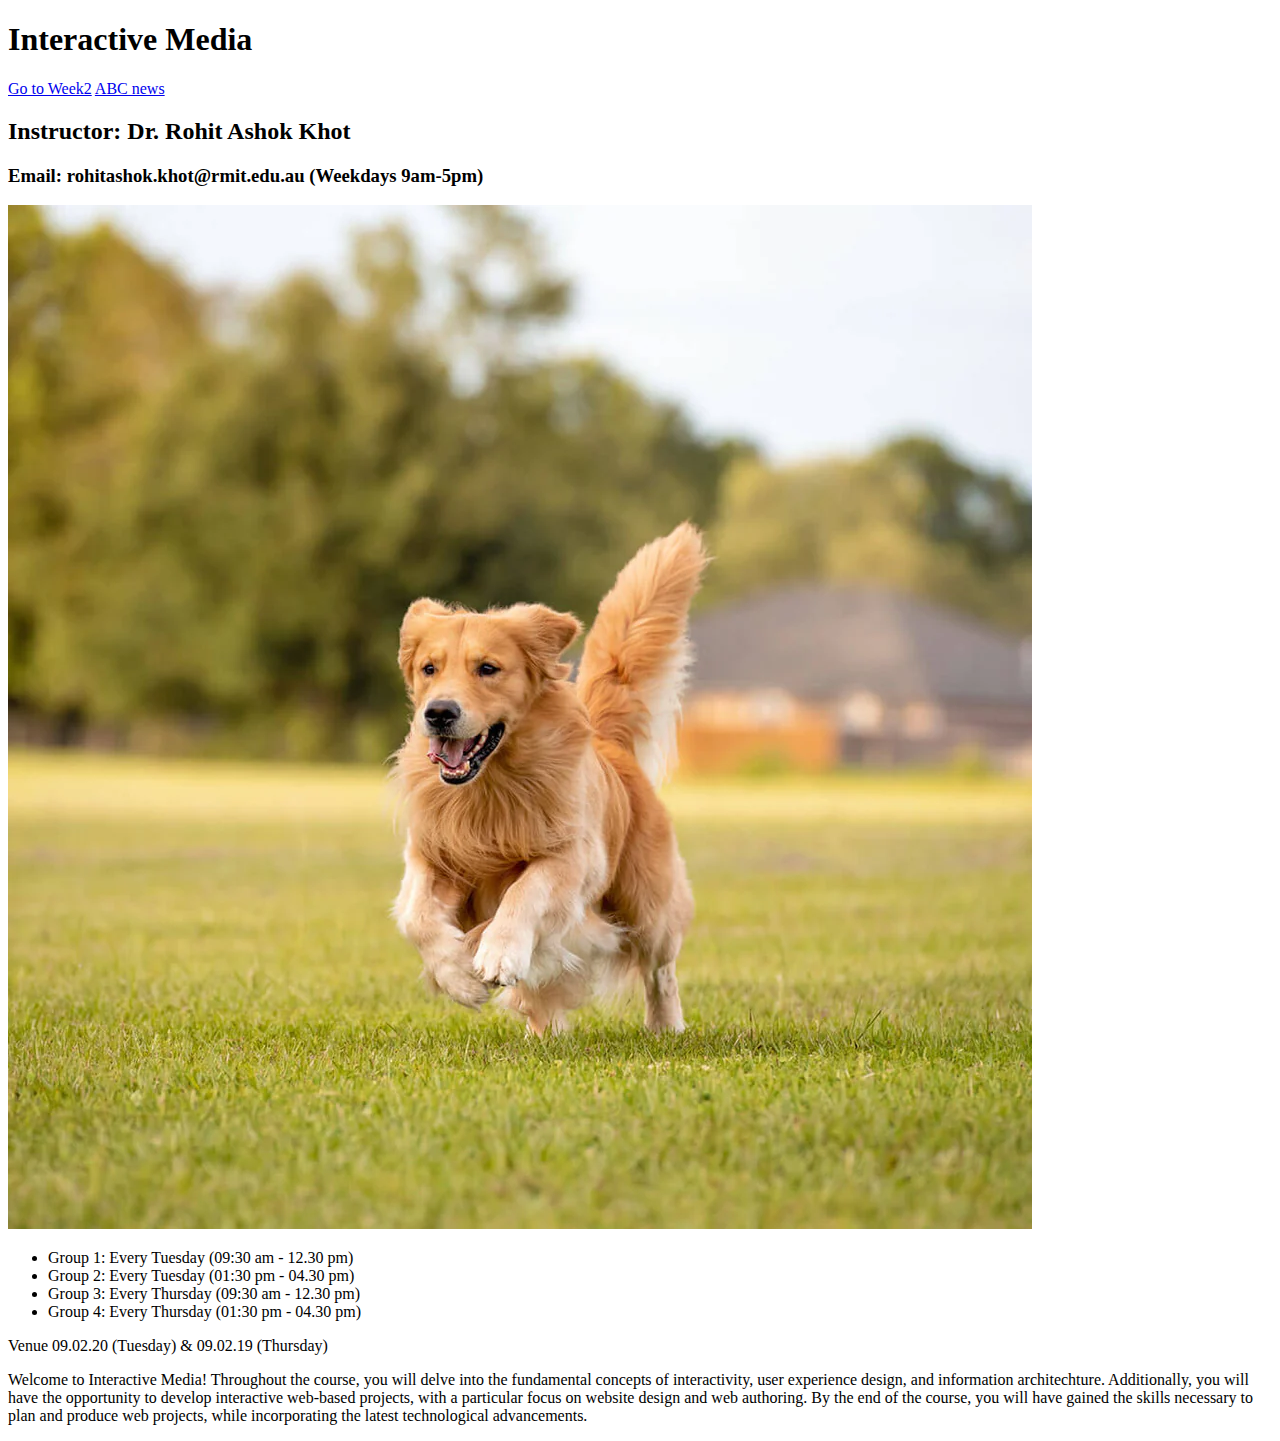
<file: Week 2/index.html>
<!DOCTYPE html>
<html lang="en">
  <head>
    <meta charset="UTF-8" />
    <meta name="viewport" content="width=device-width, initial-scale=1.0" />
    <title>Document</title>
  </head>
  <body>
    <h1>Interactive Media</h1>
    <a href="weekd?index.html">Go to Week2</a>
    <a href="https://www.abc.net.au?">ABC news</a>
    <h2>Instructor: Dr. Rohit Ashok Khot</h2>
    <h3>Email: rohitashok.khot@rmit.edu.au (Weekdays 9am-5pm)</h3>
    <img src="dog.jpg.webp" al="this is a dog" />
    <ul>
      <li>Group 1: Every Tuesday (09:30 am - 12.30 pm)</li>
      <li>Group 2: Every Tuesday (01:30 pm - 04.30 pm)</li>
      <li>Group 3: Every Thursday (09:30 am - 12.30 pm)</li>
      <li>Group 4: Every Thursday (01:30 pm - 04.30 pm)</li>
    </ul>
    <p>Venue 09.02.20 (Tuesday) & 09.02.19 (Thursday)</p>
    <p>
      Welcome to Interactive Media! Throughout the course, you will delve into
      the fundamental concepts of interactivity, user experience design, and
      information architechture. Additionally, you will have the opportunity to
      develop interactive web-based projects, with a particular focus on website
      design and web authoring. By the end of the course, you will have gained
      the skills necessary to plan and produce web projects, while incorporating
      the latest technological advancements.
    </p>
  </body>
</html>
</file>
<file: Assignment 1/assets/css/style.css>
/*   Theme default css */
@import url('https://fonts.googleapis.com/css2?family=Alegreya:ital,wght@0,400..900;1,400..900&family=Amiko:wght@400;600;700&family=B612+Mono:ital,wght@0,400;0,700;1,400;1,700&display=swap'); 
/* 
 "Alegreya", serif;
"Amiko", sans-serif;
"B612 Mono", monospace;

*/
:root{
  --bodyFont:"Amiko", sans-serif;
  --otherFont:"Alegreya", serif;
  --bodyFontSize: 16px;
  --textColor: #000000;
  --headingFont:"B612 Mono", monospace;
  --headingColor: #000000;
  --white: #fff;
  --dark: #222;
  --themeColor: #ff7c47;
  --shadow: #0000007d;
  --boxShadowColor: #0000004a;
}
body {
  font-family: var(--bodyFont);
  font-weight: 400; 
  color: var(--textColor);
  font-size: var(--bodyFontSize) 
}

  
button {
  cursor: pointer; 
}

a:focus,
.button:focus {
  text-decoration: none;
  outline: none; 
}

a:focus,
a:hover {
  color: inherit;
  text-decoration: none; 
}

a,
button {
  color: inherit;
  outline: medium none; }

button:focus, input:focus, input:focus, textarea, textarea:focus {
  outline: 0; }

 
h1,
h2,
h3,
h4,
h5,
h6 {
  font-family: var(--headingFont);
  color: var(--headingColor);
  margin-top: 0px;  
  font-weight: 700;
 }

h1 a,
h2 a,
h3 a,
h4 a,
h5 a,
h6 a {
  color: inherit; }

h1 {
  font-size: 40px;
}

h2 {
  font-size: 35px; }

h3 {
  font-size: 28px; }

h4 {
  font-size: 22px; }

h5 {
  font-size: 18px; }

h6 {
  font-size: var(--bodyFontSize); 
}

ul {
  margin: 0px;
  padding: 0px; }

li {
  list-style: none; }

 img{
  max-width: 100%;
 }
 a{
  text-decoration: none;
  color: inherit;
 }
 button{
  border: none;
  outline: none;
  background: none;
  padding: 0;
  line-height: auto;
 }
 
/* default-css END 
================================== */
 

.header-wrap {
  padding: 30px 0;
  display: flex;
  align-items: center;
  justify-content: space-between;
}

.header-wrap nav > ul {
  display: flex;
  align-items: center;
  justify-content: flex-end;
  flex-wrap: wrap;
  background: #D9D9D9;
  border-radius: 40px;
  padding: 0 10px;
}

.header-wrap nav > ul li a {font-weight: 700;color: #000;}

.header-wrap nav > ul li {
  position: relative;
}

.header-wrap nav > ul li ul {
  position: absolute;
  right: 0;
  top: 30px;
  background: #fff;
  box-shadow: 0 21px 80px -41px #000000a1;
  border-radius: 10px;
  min-width: 150px;
  padding: 10px 0;
  transition: .2s;
  opacity: 0;
  visibility: hidden;
}

.header-wrap nav > ul li ul li a {
  padding: 5px 20px;
  display: block;
}

.header-wrap nav > ul li:hover ul {
  top: 42px;
  opacity: 1;
  visibility: visible;
}
 

.header-wrap nav > ul > li > a {
  padding: 10px 15px;
  display: block;
  font-family: var(--headingFont);
}
/* humbergar */
.bar a {
  width: 35px;
  height: 35px;
  float: right;
  position: relative;
} 
.bar a span {
  width: 100%;
  height: 3px;
  background: var(--white);
  display: block;
  position: relative;
  top: 17px;
  border-radius: 30px;
  transition: .3s;
} 
.bar a span:before {left: 0;content: "";position: absolute;width: 100%;height: 100%;background: var(--white);bottom: 10px;border-radius: 30px;transition: .3s;} 
.bar a span:after {left: 0;content: "";position: absolute;width: 100%;height: 100%;background: var(--white);bottom: -10px;border-radius: 30px;transition: .3s;}
 
/* humbarger END */
 

/* mobile-menu START */
.mobile-menu {
  position: fixed;
  width: 320px;
  overflow: auto;
  min-height: min-content;
  height: 100vh;
  background: var(--white);
  z-index: 99;
  box-shadow: 0px 0px 9px -1px var(--boxShadowColor);
  top: 0;
  left: 0;
  transition: .3s;
  margin-left: -400px;
  padding: 30px;
}
.siteBar{
  margin-left: 0; 
}
.menuShadow {
  position: fixed;
  top: 0;
  left: 0;
  width: 100%;
  height: 100vh;
  background: var(--shadow);
  z-index: 98;
  opacity: .2;
  visibility: hidden;
}

.menuShadow.show {
  visibility: visible;
  opacity: 1;
} 
.mobile-menu ul li {
  list-style: none;
  display: block;
}
.mobile-menu a.logo {
  display: block;
  max-width: 120px;
  margin-bottom: 50px;
}
.mobile-menu ul li a {
  color: var(--bodyFont);
  font-size: 16px;
  line-height: 40px;
  transition: .3s;
}

.mobile-menu ul li a:hover { 
  color: var(--themeColor);
} 
.mobile-menu a.bars {
  position: absolute;
  right: 20px;
  top: 15px;
  width: 40px;
  height: 40px;
  background: red;
  text-align: center;
  line-height: 40px;
  border-radius: 50%;
  font-size: 22px;
  color: var(--white);
  box-shadow: 0px 0px 17px -2px var(--boxShadowColor);
}

/* Header section END */










.hero-heading {
  display: flex;
  justify-content: space-between;
  align-items: flex-end;
}

.hero-heading h3 {
  max-width: 764px;
  font-family: var(--otherFont);
  font-size: 50px;
  margin: 0;
}

.hero-heading  p {
  text-align: right;
  margin: 0;
  font-size: 20px;
  max-width: 200px;
  color: #F98460;
}

.hero-bottom-imgs {
  display: flex;
  justify-content: space-between;
  align-items: flex-end;
  gap: 10px;
  margin-top: 150px;
}

.hero-bottom-imgs > p {
  max-width: 250px;
  font-size: 20px;
  font-weight: 700;
  margin: 0;
}

.hero-bottom-imgs > img {
  max-width: 810px;
}

section.hero-area {
  padding: 50px 0 30px 0;
}




/* HERO-area css END && Questions-area STARTED */


.top_indicators {
  position: relative;
  height: 20px;
  background: #F98460;
}

.top_indicators:after {
  content: "";
  position: absolute;
  border-top: 20px solid transparent;
  border-right: 20px solid #F98460;
  transform: rotate(45deg);
  top: 9px;
  left: 50px;
}

.que-wrap {
  position: relative;
  padding: 0 50px;
  padding-top: 50px;
  padding-bottom: 10px;
  margin-bottom: 120px;
}

.que-blk {
  padding-bottom: 50px;
  margin-bottom: 50px;
  border-bottom: 1px dashed #F98460;
  padding-left: 150px;
  position: relative;
}

.que-blk h4 {
  font-size: 25px;
}

.que-blk > p,.que-inner-wrap > span {
  font-size: 25px;
  font-family: var(--otherFont);
  color: #7B7B7B;
}

.que-inner-wrap {
  display: flex;
  justify-content: space-between;
  gap: 50px;
  margin-top: 30px;
}

.que-inner-wrap > span {
  font-size: 25px;
}

.que-inner-wrap div {
  font-size: 22px;
  width: 100%;
}

.que-wrap:after {
  content: "";
  position: absolute;
  width: 3px;
  height: calc(100% - 60px);
  top: 60px;
  left: 140px;
  background: #F98460;
}

.que-wrap:before {
  content: "";
  position: absolute;
  width: 40px;
  height: 15px;
  border-top: 3px solid #F98460;
  border-bottom: 3px solid #F98460;
  bottom: -15px;
  left: 121px;
}
.que-blk:after {
  content: "";
  width: 25px;
  height: 25px;
  border: 8px solid #F98460;
  border-radius: 50%;
  position: absolute;
  top: 2px;
  left: 79px;
  display: block;
  z-index: 2;
  padding: 4px;
  background: #fff;
  box-shadow: 0px 0px 0px 2px #fff;
}
.que-wrap > span.weeks {
  position: absolute;
  font-size: 22px;
  color: #F98460;
  max-width: 65px;
  text-align: center;
  left: 30px;
  font-family: var(--headingFont);
}
.que-inner-wrap div ul li {
  list-style: disc;
  margin-left: 20px;
}
.que-inner-wrap div p+ ul{
  padding-left: 30px;
}

a.toTop {
  position: fixed;
  bottom: 20px;
  right: 20px;
  width: 40px;
  height: 40px;
  display: flex;
  align-items: center;
  justify-content: center;
  background: black;
  border-radius: 5px;
  padding: 11px;
  transition: .2s;
}

a.toTop img {
  filter: invert(1);
  transition: .2s;
}

a.toTop:hover {
  background: #313131;
}

 
/* Normal screen :992px. */
@media (min-width: 992px) and (max-width: 1200px) {
.hero-bottom-imgs > img {
    max-width: 700px;
}













}

 
/* Tablet screen :768px. */
@media (min-width: 768px) and (max-width: 991px) {
  .hero-bottom-imgs > img {
      max-width: 420px;
  }
  
.hero-heading h3 {
  max-width: 520px; 
  font-size: 34px; 
}
.hero-heading p { 
  font-size: 18px; 
}
section.hero-area {
  padding: 10px 0 20px 0;
}
.hero-bottom-imgs { 
  margin-top: 70px;
}
.hero-bottom-imgs > p {
  max-width: 220px;
  font-size: 16px; 
  margin: 0;
}
.que-blk { 
  padding-left: 110px; 
}
.que-wrap:after { 
  left: 120px; 
}
.que-blk:after { 
  left: 59px; 
}
.que-blk h4 {
  font-size: 20px;
}
.que-blk > p, .que-inner-wrap > span {
  font-size: 18px; 
}
.que-inner-wrap { 
  gap: 30px;
  margin-top: 20px;
}
.que-inner-wrap div {
  font-size: 16px; 
}
.que-wrap:before { 
  left: 102px;
}











}

 
/* small screen :320px. */
@media (max-width: 767px) {

.hero-bottom-imgs > img {
  max-width: 100%;
}
.hero-bottom-imgs,.hero-heading{
  flex-wrap: wrap;
  justify-content: center;
  gap: 20px;
  text-align: center;
}
.hero-heading h3 {
  max-width: 100%;  
  font-size: 34px; 
}
.hero-heading p { 
  font-size: 16px; 
  width: 100%;
  text-align: center;
}
section.hero-area {
padding: 10px 0 20px 0;
}
.hero-bottom-imgs { 
margin-top: 70px;
}
.hero-bottom-imgs > p {
max-width: 220px;
font-size: 16px; 
margin: 0;
}
.que-blk { 
padding-left: 50px; 
}
.que-wrap:after { 
left: 20px; 
height: calc(100% - 108px);
top: 110px;
}
.que-blk:after { 
left: 9px; 
}
.que-blk h4 {
font-size: 18px;
}
.que-blk > p, .que-inner-wrap > span {
font-size: 16px; 
}
.que-inner-wrap { 
  gap: 8px;
  margin-top: 20px;
  flex-wrap: wrap;
}
.que-inner-wrap div {
font-size: 16px; 
}
.que-wrap:before {
  left: 8px;
  width: 30px;
  height: 12px;
  bottom: -11px;
}
.header-wrap { 
  flex-wrap: wrap;
  justify-content: center;
  gap: 20px;
}
.que-wrap > span.weeks {
  position: unset;
  display: block;
  max-width: 100%;
  margin-bottom: 20px;
}
.que-wrap {
  padding: 30px 15px 20px 0px;
}
.top_indicators:after { 
  left: 10px;
}











}
</file>
